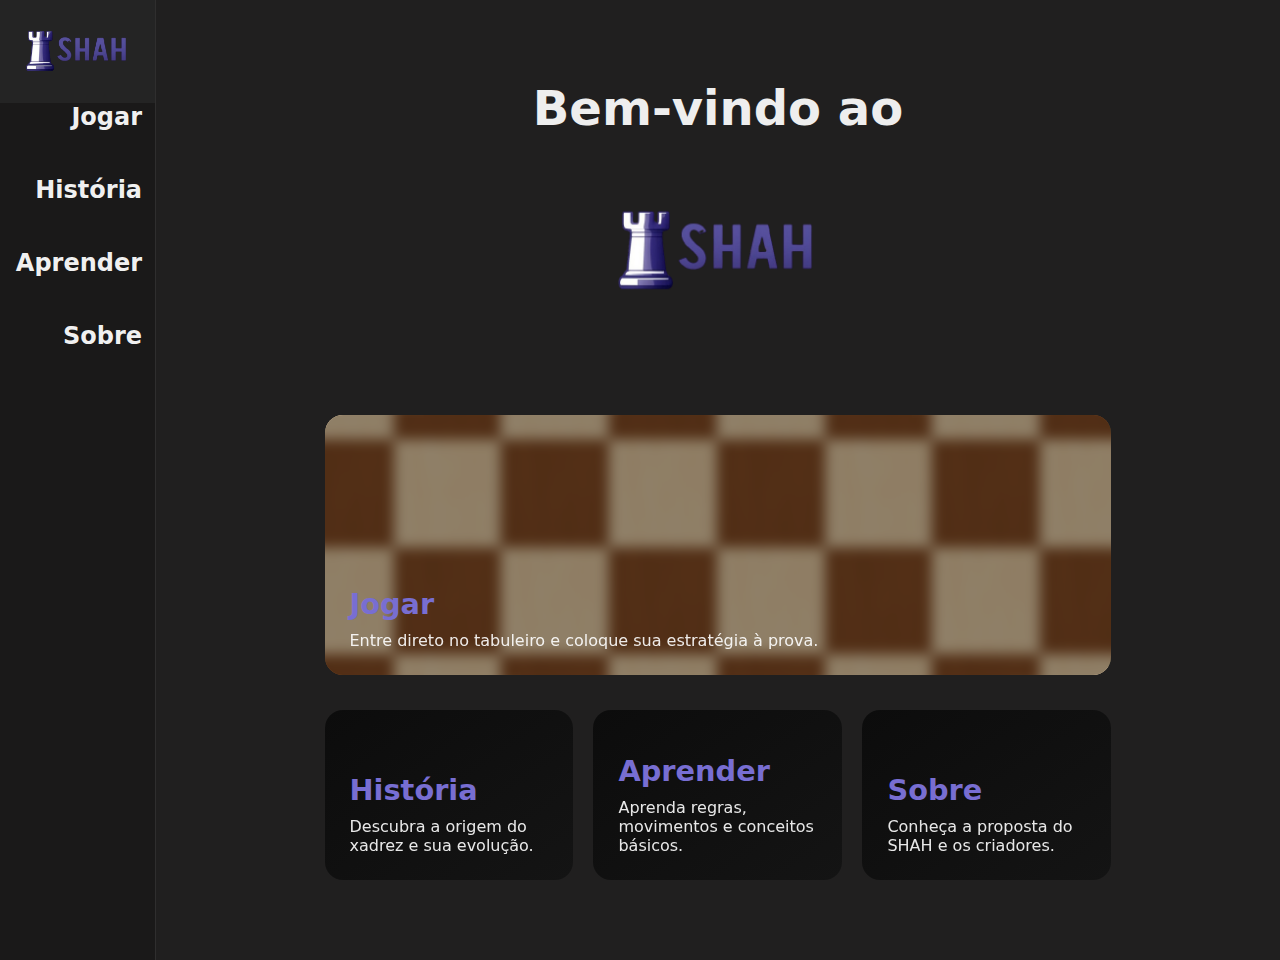
<file: index.html>
<!doctype html>
<html lang="pt-PT">
<head>
  <meta charset="utf-8" />
  <meta name="viewport" content="width=device-width, initial-scale=1" />
  <meta name="view-transition" content="same-origin">
  <title>shah.io | Home</title>

  <link rel="stylesheet" href="css/index.css">
  <link rel="stylesheet" href="css/common.css"> 
</head>
<body>
  <main class="container">

  <nav class="navigator">
    <li>
      <a class="logo" href="index.html">
        <img src="img/logo.png" alt="shah.io">
      </a>
    </li>

    <li class="abas"><a href="board.html"><h4>Jogar</h4></a></li>
    <li class="abas"><a href="historia.html"><h4>História</h4></a></li>
    <li class="abas"><a href="aprender.html"><h4>Aprender</h4></a></li>
    <li class="abas"><a href="sobre.html"><h4>Sobre</h4></a></li>
  </nav>


  <div class="home-main">

    <section class="home-hero">
      <div class="hero-content">
        <h1 class="hero-title">
         Bem-vindo ao 
        </h1>
        <img src="img/logo.png" alt="SHAH" class="hero-logo">
      
      </div>
    </section>

    <section class="home-layout">

      <a href="board.html" class="home-card jogar card-main">
        <div class="card-overlay">
          <h2>Jogar</h2>
          <p>Entre direto no tabuleiro e coloque sua estratégia à prova.</p>
        </div>
      </a>

      <div class="card-row">
        <a href="historia.html" class="home-card card-small">
          <h2>História</h2>
          <p>Descubra a origem do xadrez e sua evolução.</p>
        </a>

        <a href="aprender.html" class="home-card card-small">
          <h2>Aprender</h2>
          <p>Aprenda regras, movimentos e conceitos básicos.</p>
        </a>

        <a href="sobre.html" class="home-card card-small">
          <h2>Sobre</h2>
          <p>Conheça a proposta do SHAH e os criadores.</p>
        </a>
      </div>

    </section>

  </div>
</main>
</body>
</html>
</file>
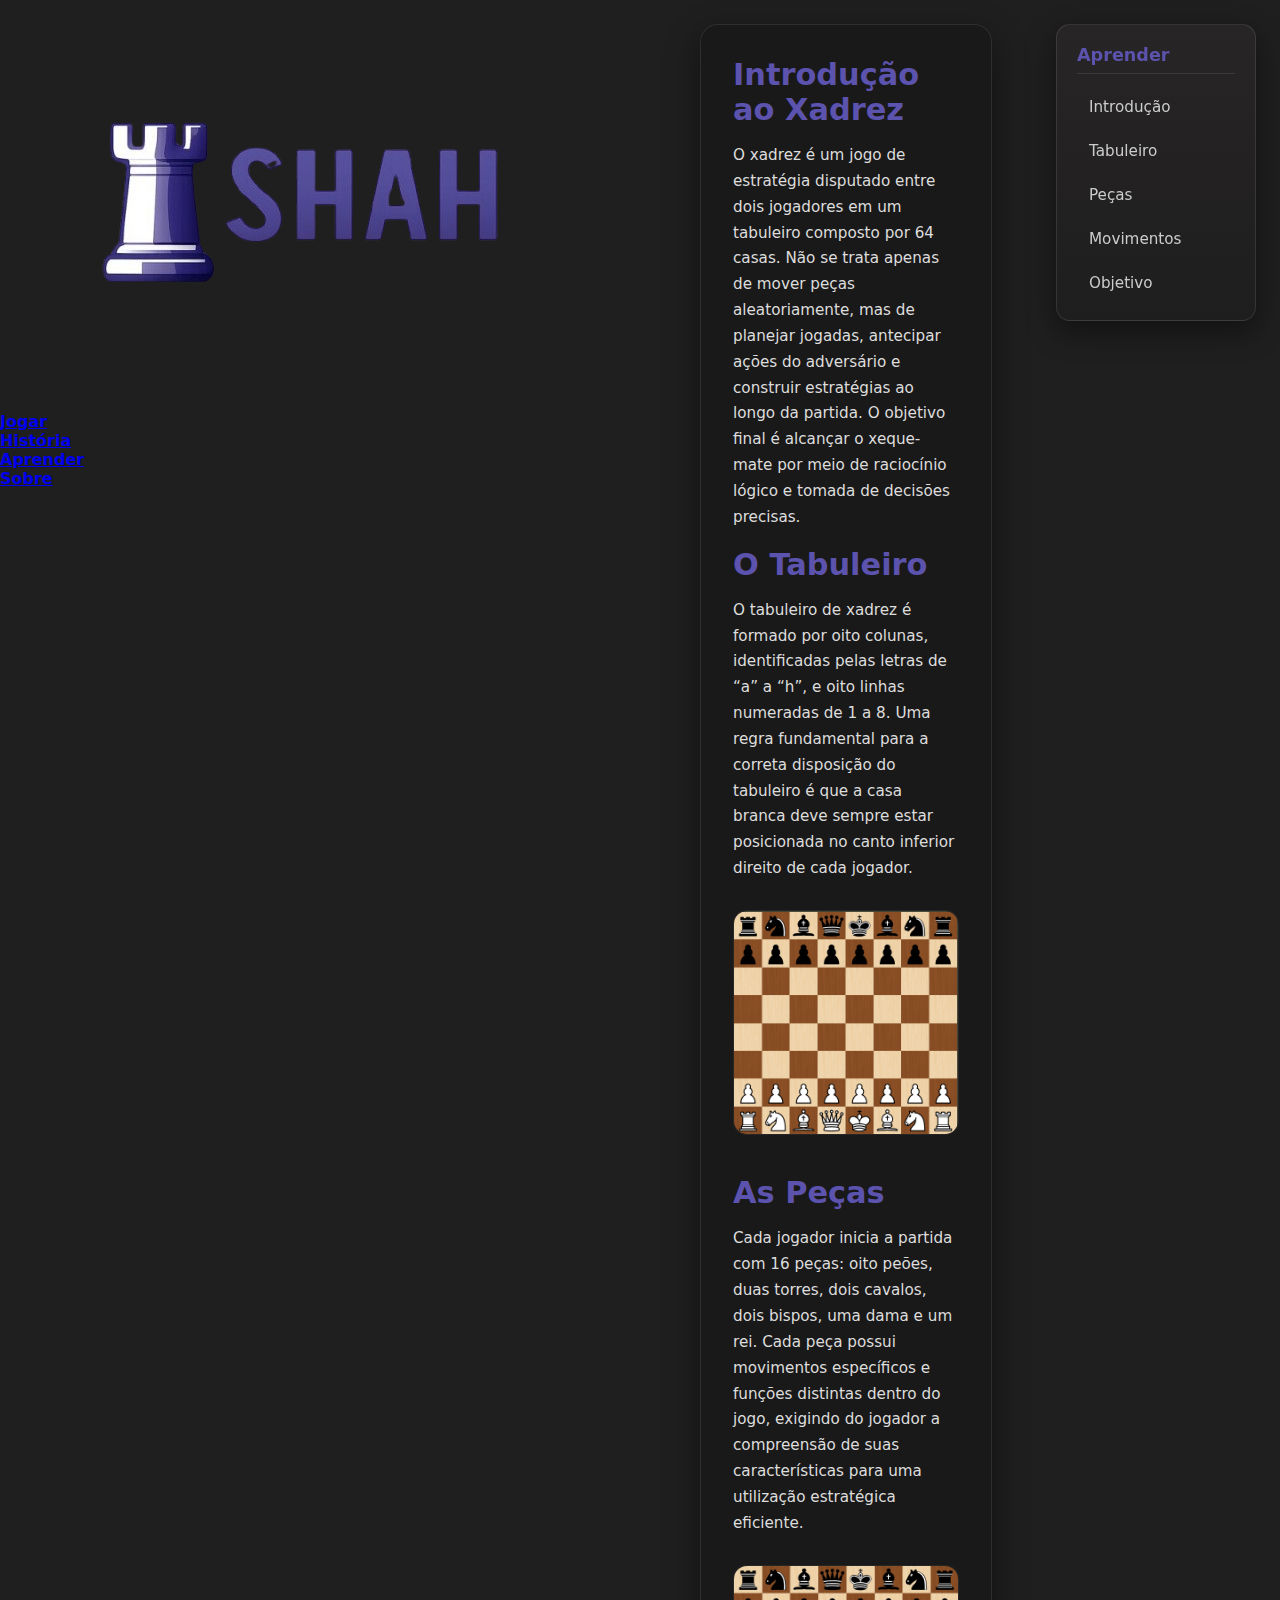
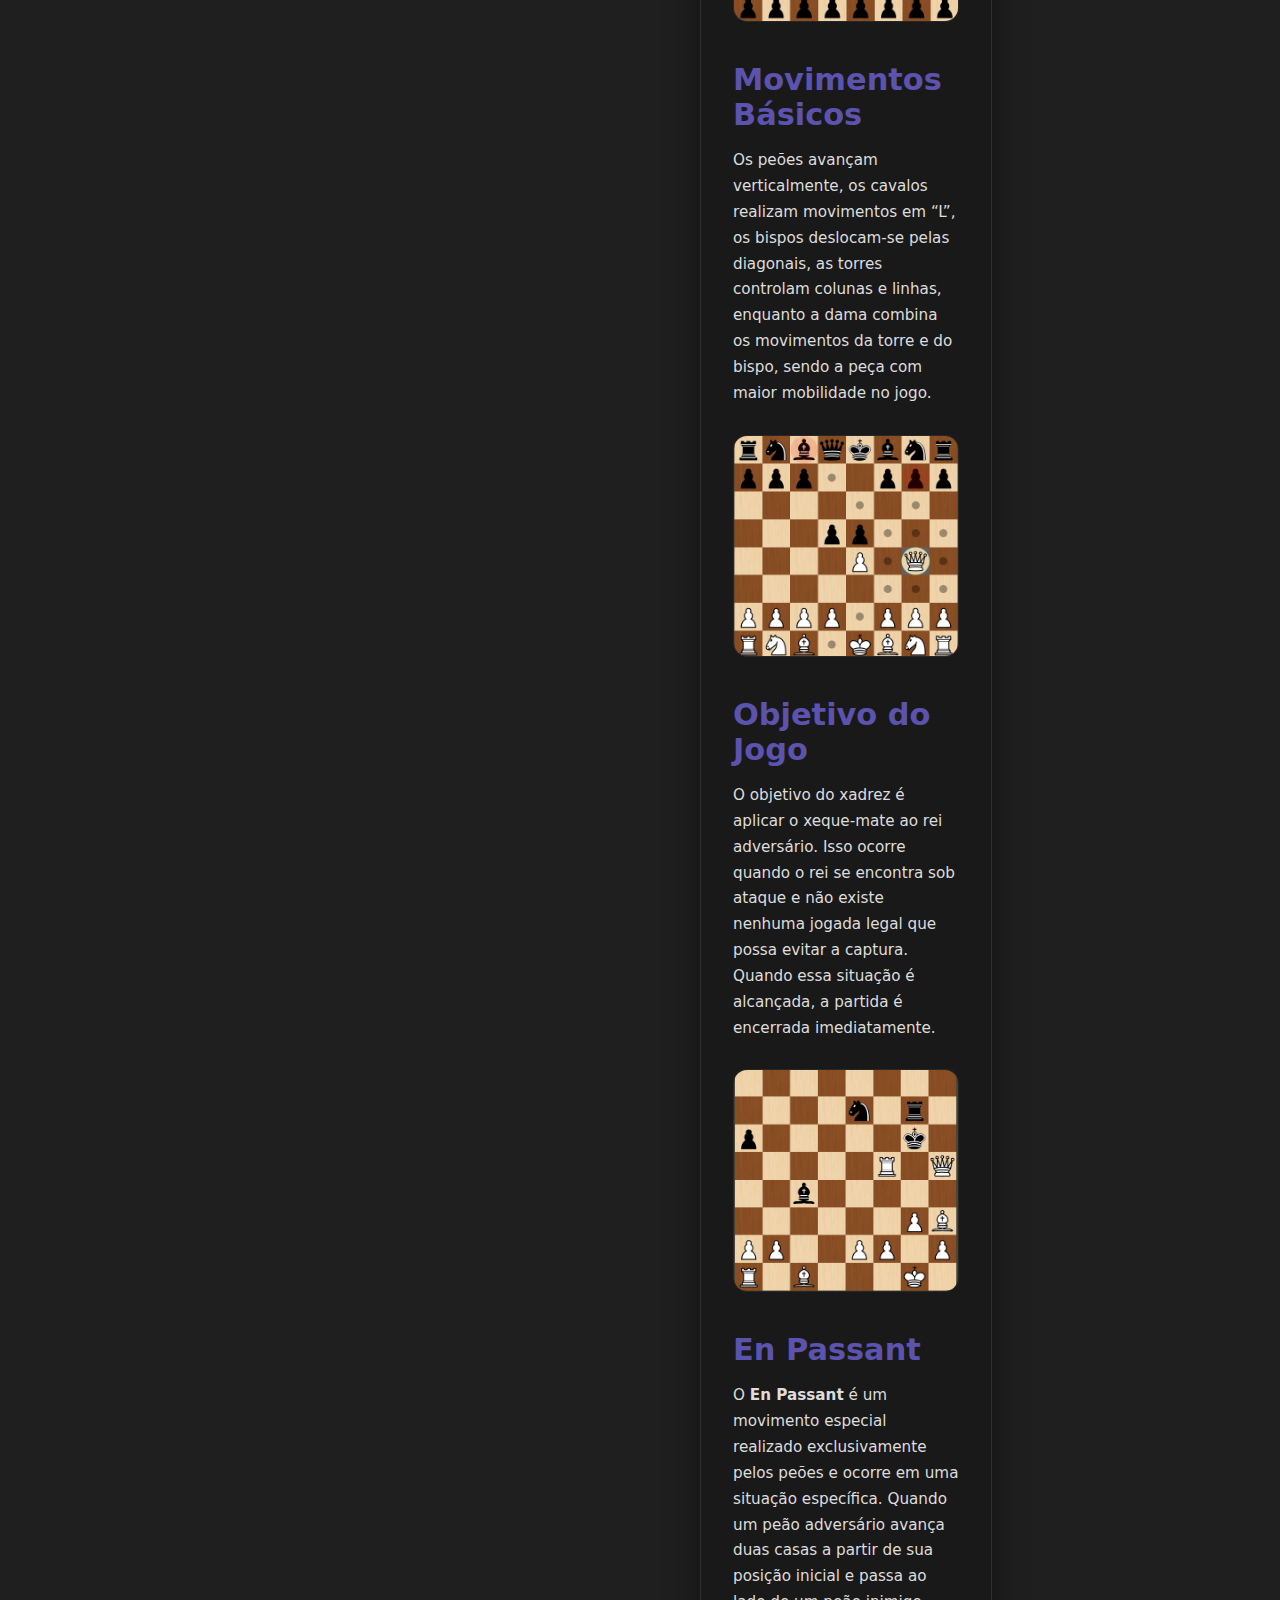
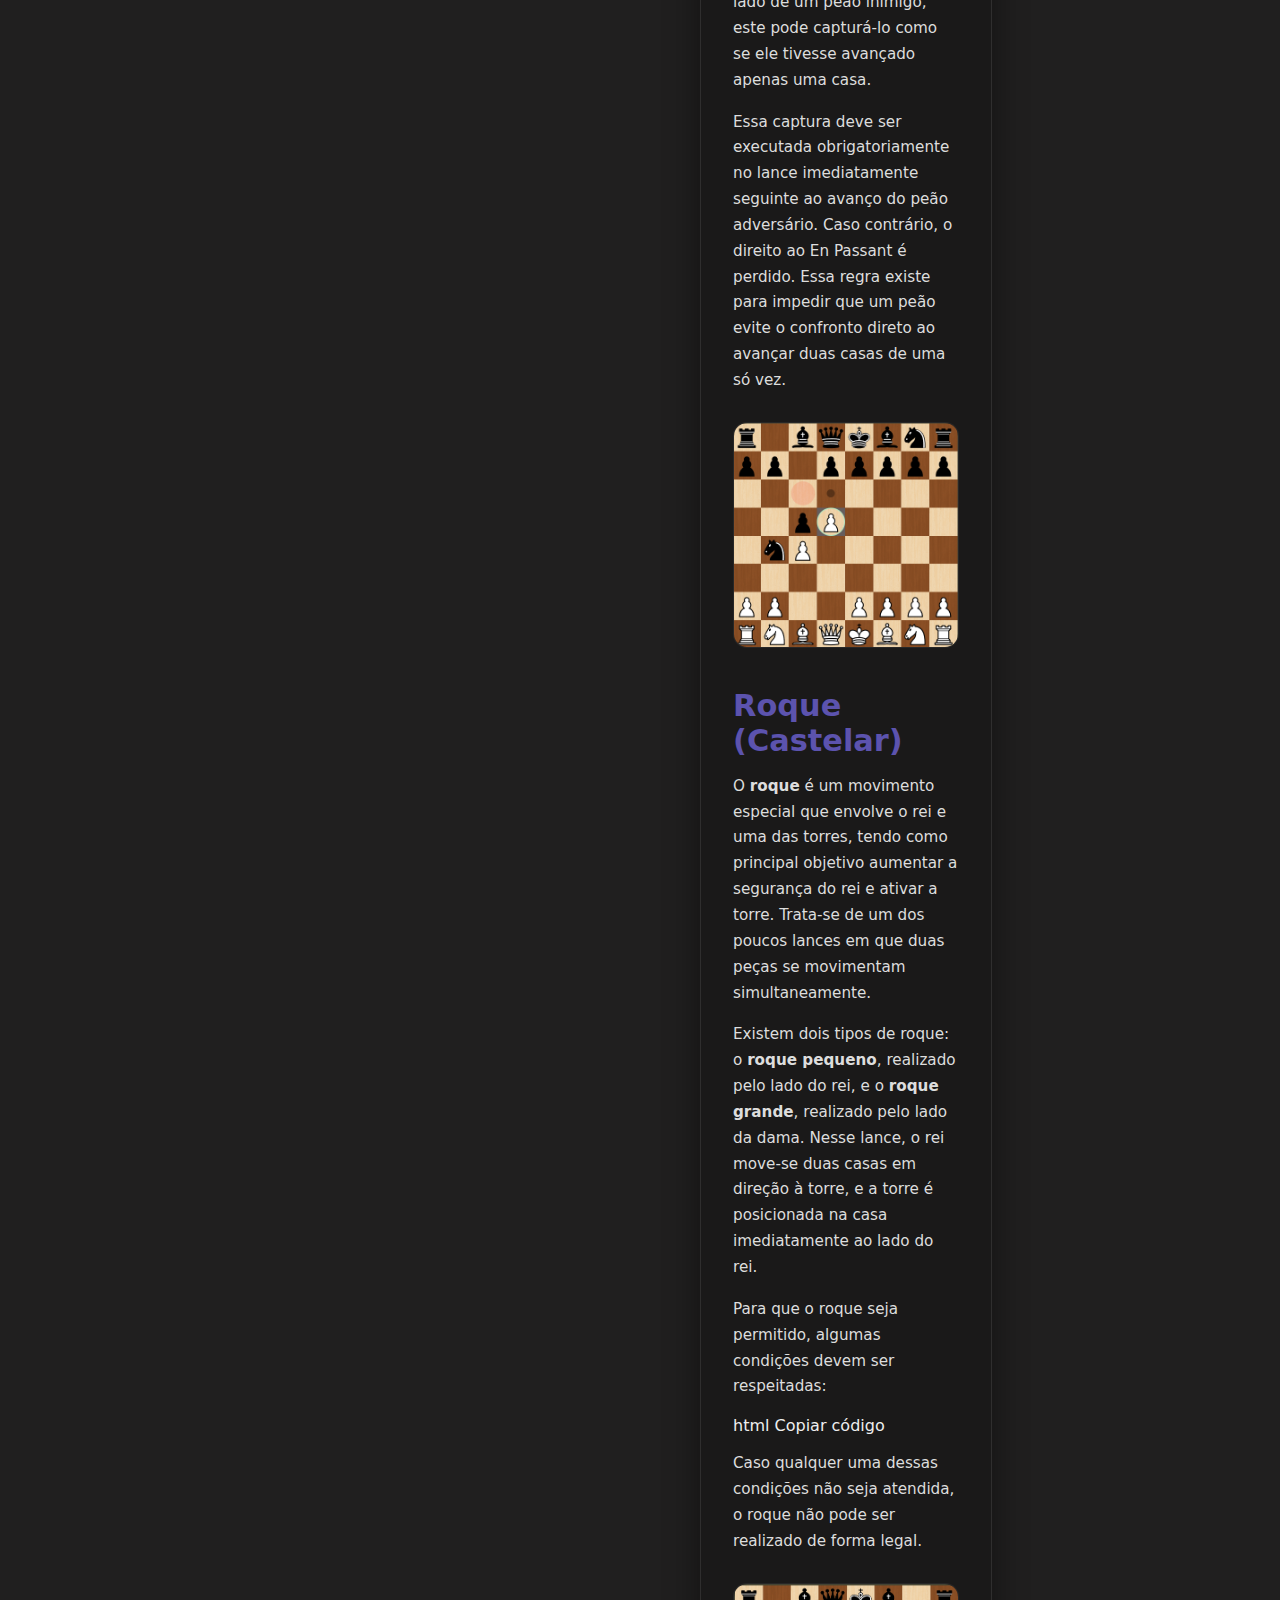
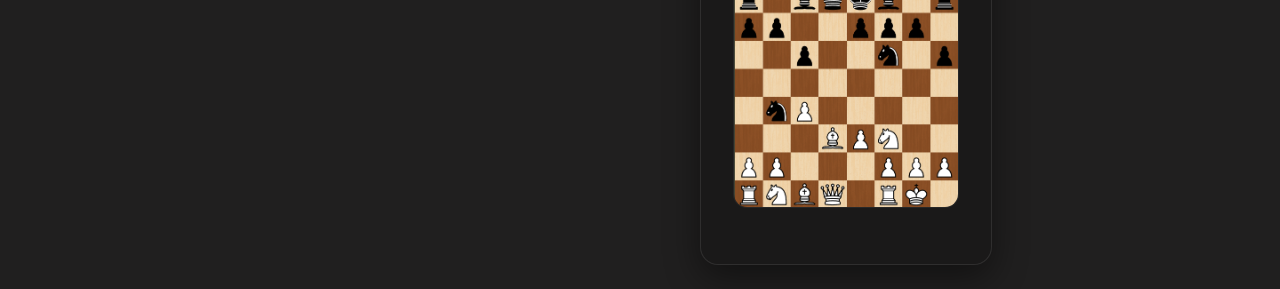
<file: aprender.html>
<!doctype html>
<html lang="pt-PT">
<head>
  <meta charset="utf-8" />
  <meta name="viewport" content="width=device-width, initial-scale=1" />
  <title>shah.io | Aprender Xadrez</title>
  <link rel="stylesheet" href="css/historia.css">
</head>
<body>
  <main class="container">

    <!-- MENU -->
    <nav class="navigator">
      <ul>
        <li class="logo">
          <a href="index.html">
            <img src="img/logo.png" alt="shah.io">
          </a>
        </li>

        <li class="abas"><a href="board.html"><h4>Jogar</h4></a></li>
        <li class="abas"><a href="historia.html"><h4>História</h4></a></li>
        <li class="abas"><a href="aprender.html"><h4>Aprender</h4></a></li>
        <li class="abas"><a href="sobre.html"><h4>Sobre</h4></a></li>
      </ul>
    </nav>

    <!-- CONTEÚDO -->
    <section class="game-area">

      <!-- TEXTO -->
      <div class="history-box">

        <h1 id="intro">Introdução ao Xadrez</h1>
        <p>
  O xadrez é um jogo de estratégia disputado entre dois jogadores em um tabuleiro
  composto por 64 casas. Não se trata apenas de mover peças aleatoriamente, mas de
  planejar jogadas, antecipar ações do adversário e construir estratégias ao longo
  da partida. O objetivo final é alcançar o xeque-mate por meio de raciocínio lógico
  e tomada de decisões precisas.
</p>




        <h1 id="tabuleiro">O Tabuleiro</h1>
       <p>
  O tabuleiro de xadrez é formado por oito colunas, identificadas pelas letras de
  “a” a “h”, e oito linhas numeradas de 1 a 8. Uma regra fundamental para a correta
  disposição do tabuleiro é que a casa branca deve sempre estar posicionada no canto
  inferior direito de cada jogador.
</p>


        <img src="img/tabuleiro xadres.png" alt="Coordenadas do tabuleiro" class="content-img">

        <h1 id="pecas">As Peças</h1>
        <p>
  Cada jogador inicia a partida com 16 peças: oito peões, duas torres, dois cavalos,
  dois bispos, uma dama e um rei. Cada peça possui movimentos específicos e funções
  distintas dentro do jogo, exigindo do jogador a compreensão de suas características
  para uma utilização estratégica eficiente.
</p>


        <img src="img/peças.png" alt="Peças de xadrez" class="content-img">

        <h1 id="movimentos">Movimentos Básicos</h1>
        <p>
  Os peões avançam verticalmente, os cavalos realizam movimentos em “L”, os bispos
  deslocam-se pelas diagonais, as torres controlam colunas e linhas, enquanto a dama
  combina os movimentos da torre e do bispo, sendo a peça com maior mobilidade no jogo.
</p>


        <img src="img/movimento.png" alt="Movimentos das peças" class="content-img">

        <h1 id="objetivo">Objetivo do Jogo</h1>
        <p>
  O objetivo do xadrez é aplicar o xeque-mate ao rei adversário. Isso ocorre quando o
  rei se encontra sob ataque e não existe nenhuma jogada legal que possa evitar a
  captura. Quando essa situação é alcançada, a partida é encerrada imediatamente.
</p>


        <img src="img/xeque mate.png" alt="Exemplo de checkmate" class="content-img">


        <h1 id="en-passant">En Passant</h1>
<p>
  O <strong>En Passant</strong> é um movimento especial realizado exclusivamente pelos
  peões e ocorre em uma situação específica. Quando um peão adversário avança duas
  casas a partir de sua posição inicial e passa ao lado de um peão inimigo, este pode
  capturá-lo como se ele tivesse avançado apenas uma casa.
</p>

<p>
  Essa captura deve ser executada obrigatoriamente no lance imediatamente seguinte
  ao avanço do peão adversário. Caso contrário, o direito ao En Passant é perdido.
  Essa regra existe para impedir que um peão evite o confronto direto ao avançar duas
  casas de uma só vez.
</p>


<img src="img/n passant.png" alt="Exemplo de En Passant" class="content-img">

<h1 id="roque">Roque (Castelar)</h1>
<p>
  O <strong>roque</strong> é um movimento especial que envolve o rei e uma das torres,
  tendo como principal objetivo aumentar a segurança do rei e ativar a torre.
  Trata-se de um dos poucos lances em que duas peças se movimentam simultaneamente.
</p>

<p>
  Existem dois tipos de roque: o <strong>roque pequeno</strong>, realizado pelo lado
  do rei, e o <strong>roque grande</strong>, realizado pelo lado da dama. Nesse lance,
  o rei move-se duas casas em direção à torre, e a torre é posicionada na casa
  imediatamente ao lado do rei.
</p>

<p>
  Para que o roque seja permitido, algumas condições devem ser respeitadas:
</p>
html
Copiar código
<p>
  Caso qualquer uma dessas condições não seja atendida, o roque não pode ser
  realizado de forma legal.
</p>

<img src="img/castelar.png" alt="Exemplo de roque no xadrez" class="content-img">

      </div>

      <!-- ÍNDICE -->
      <aside class="index-box">
        <h3>Aprender</h3>
        <ul>
          <li><a href="#intro">Introdução</a></li>
          <li><a href="#tabuleiro">Tabuleiro</a></li>
          <li><a href="#pecas">Peças</a></li>
          <li><a href="#movimentos">Movimentos</a></li>
          <li><a href="#objetivo">Objetivo</a></li>
        </ul>
      </aside>

    </section>
  </main>
</body>
</html>
</file>
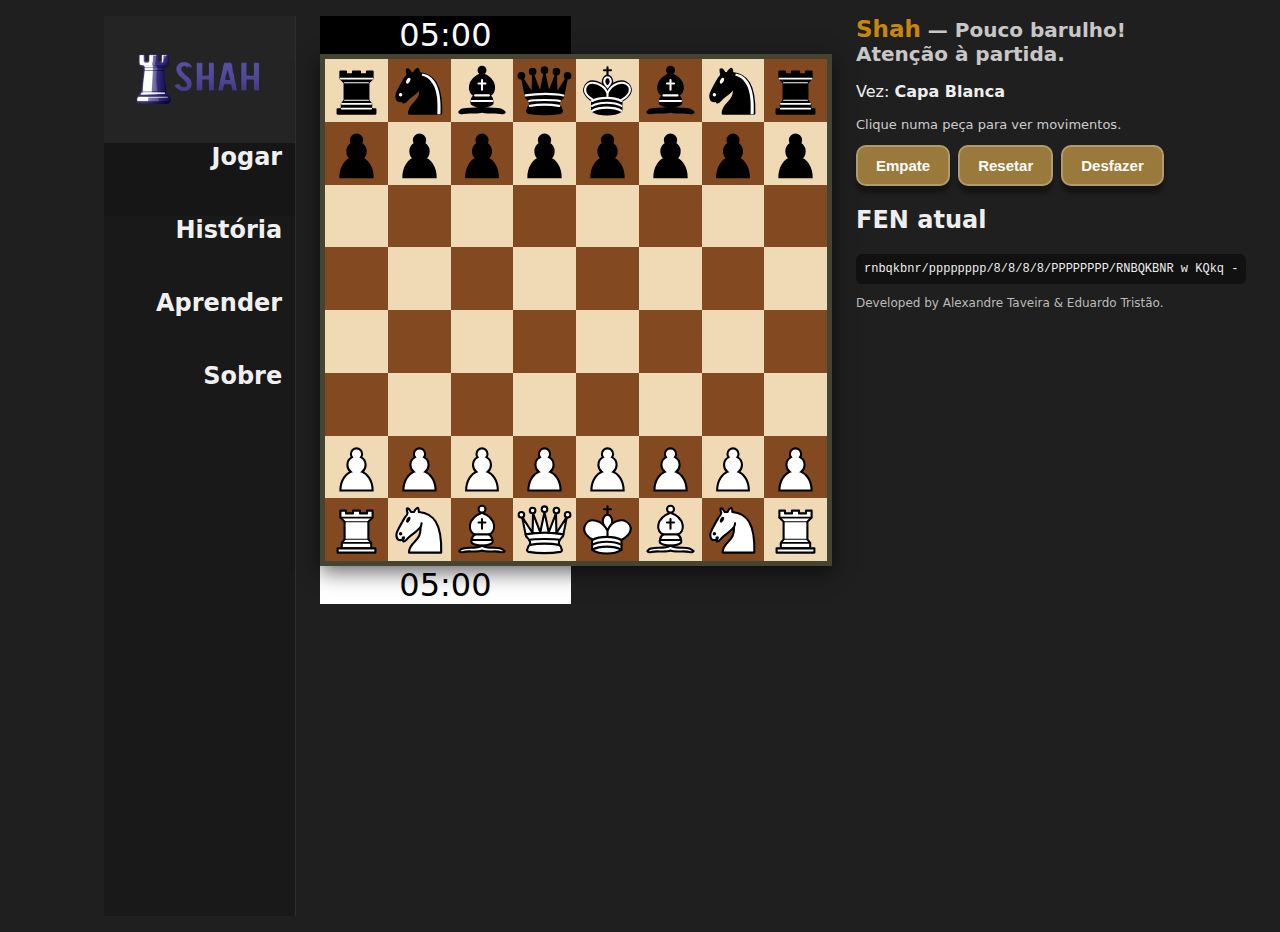
<file: board.html>
<!doctype html>
<html lang="pt-PT">
<head>
  <meta charset="utf-8" />
  <meta name="viewport" content="width=device-width, initial-scale=1" />
  <meta name="color-scheme" content="only light">
  <meta name="description" content="Shah - Jogo de xadrez online 2D rápido e minimalista.
   Desafie amigos, acompanhe o histórico de jogadas e melhore a sua estratégia
    num tabuleiro fluido.">
  <title>shah.io | Gameplay</title>

  <link rel="stylesheet" href="css/board.css">
  <link rel="stylesheet" href="css/common.css"> 
</head>
<body>
  <main class="container">
     <nav class="navigator">
  <ul>
    <li>
      <a class="logo" href="index.html">
        <img src="img/logo.png" alt="shah.io">
      </a>
    </li>

    <li class="abas" id="nav_highlight">
      <a href="#">
        <h4>Jogar</h4>
      </a>
    </li>

    <li class="abas">
      <a href="historia.html">
        <h4>História</h4>
      </a>
    </li>

    <li class="abas">
      <a href="aprender.html">
        <h4>Aprender</h4>
      </a>
    </li>

    <li class="abas"> 
      <a href="sobre.html">
        <h4>Sobre</h4>
      </a>
    </li>
  </ul>
</nav>

    <section class="game-area">
        <div class="board-wrapper">
            <div id="clock-b" class="clock clock-black">05:00</div>

            <div id="board" class="board"></div>

            <div id="clock-w" class="clock clock-white">05:00</div>
        </div>
    </section>


    <aside class="info">
      <h1 id="shah"><shah>Shah</shah> — Pouco barulho! Atenção à partida.  </h1>

      <p>Vez: <strong id="turn">Capa Blanca</strong></p>
      <p id="status">Clique numa peça para ver movimentos.</p>

 
      <div class="controls">
        <button id="draw" type="button">Empate</button>
        <button id="back-menu" type="button">Página inicial</button>

          <button id="reset" type="button">Resetar</button>
          <button id="undo" type="button">Desfazer</button>
      </div>

      <div class="fen-wrapper">
        <h2>FEN atual</h2>
        <pre id="fen" class="fen"></pre>
      </div>

      <p class="note">
        Developed by Alexandre Taveira & Eduardo Tristão.
      </p>
    </aside>
  </main>

  <script src="js/board.js"></script>
  <script src="js/bot.js"></script>
</body>
</html>
</file>
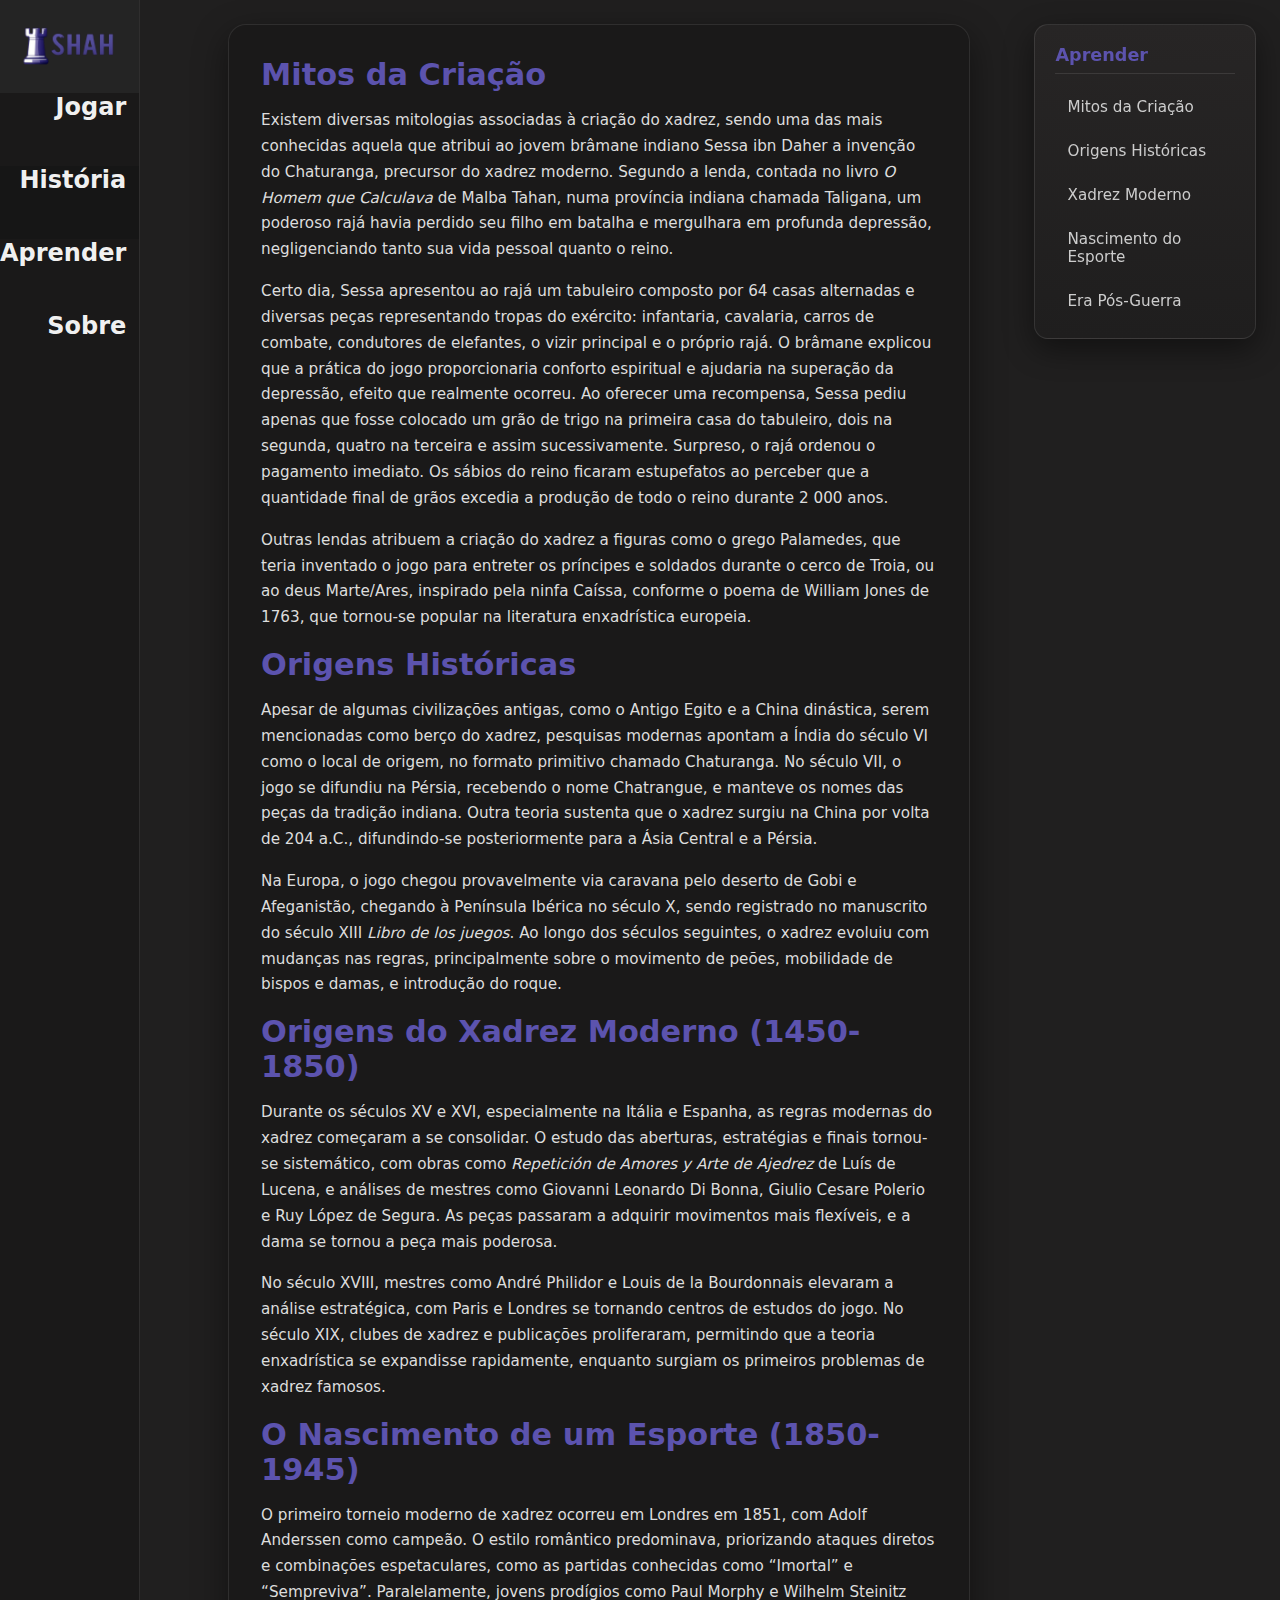
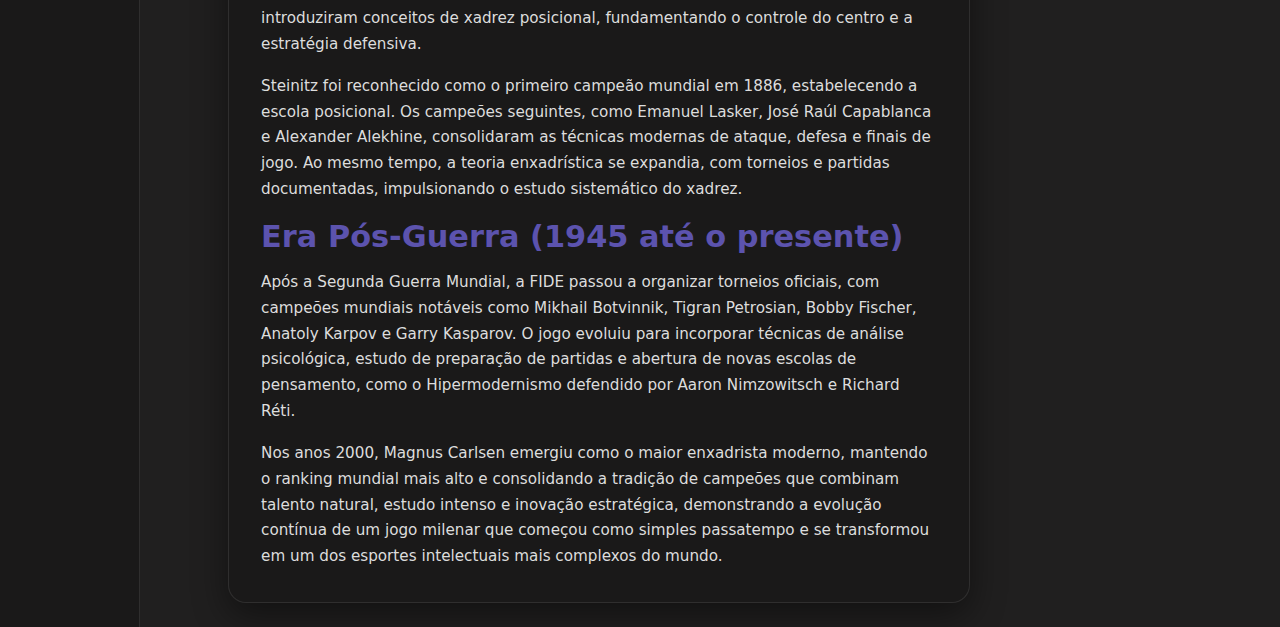
<file: historia.html>
<!doctype html>
<html lang="pt-PT">
<head>
  <meta charset="utf-8" />
  <meta name="viewport" content="width=device-width, initial-scale=1" />
  <title>shah.io | História do Xadrez</title>
  
  <link rel="stylesheet" href="css/historia.css">
  <link rel="stylesheet" href="css/common.css"> 
</head>
<body>
  <main class="container">

    <nav class="navigator">
      <ul>
        <li>
          <a class="logo" href="index.html">
            <img src="img/logo.png" alt="shah.io">
          </a>
        </li>

        <li class="abas">
          <a href="board.html">
            <h4>Jogar</h4>
          </a>
        </li>

        <li class="abas" id="nav_highlight">
          <a href="historia.html">
            <h4>História</h4>
          </a>
        </li>

        <li class="abas">
          <a href="aprender.html">
            <h4>Aprender</h4>
          </a>
        </li>

        <li class="abas">
          <a href="sobre.html">
            <h4>Sobre</h4>
          </a>
        </li>
      </ul>
    </nav>

      
  </section>
    
    <section class="game-area">
      <div class="history-box">
       <h1 id="mitos">Mitos da Criação</h1>

        <p>Existem diversas mitologias associadas à criação do xadrez, sendo uma das mais conhecidas aquela que atribui ao jovem brâmane indiano Sessa ibn Daher a invenção do Chaturanga, precursor do xadrez moderno. Segundo a lenda, contada no livro <em>O Homem que Calculava</em> de Malba Tahan, numa província indiana chamada Taligana, um poderoso rajá havia perdido seu filho em batalha e mergulhara em profunda depressão, negligenciando tanto sua vida pessoal quanto o reino.</p>
        <p>Certo dia, Sessa apresentou ao rajá um tabuleiro composto por 64 casas alternadas e diversas peças representando tropas do exército: infantaria, cavalaria, carros de combate, condutores de elefantes, o vizir principal e o próprio rajá. O brâmane explicou que a prática do jogo proporcionaria conforto espiritual e ajudaria na superação da depressão, efeito que realmente ocorreu. Ao oferecer uma recompensa, Sessa pediu apenas que fosse colocado um grão de trigo na primeira casa do tabuleiro, dois na segunda, quatro na terceira e assim sucessivamente. Surpreso, o rajá ordenou o pagamento imediato. Os sábios do reino ficaram estupefatos ao perceber que a quantidade final de grãos excedia a produção de todo o reino durante 2 000 anos.</p>
        <p>Outras lendas atribuem a criação do xadrez a figuras como o grego Palamedes, que teria inventado o jogo para entreter os príncipes e soldados durante o cerco de Troia, ou ao deus Marte/Ares, inspirado pela ninfa Caíssa, conforme o poema de William Jones de 1763, que tornou-se popular na literatura enxadrística europeia.</p>

        <h1 id="origens">Origens Históricas</h1>

        <p>Apesar de algumas civilizações antigas, como o Antigo Egito e a China dinástica, serem mencionadas como berço do xadrez, pesquisas modernas apontam a Índia do século VI como o local de origem, no formato primitivo chamado Chaturanga. No século VII, o jogo se difundiu na Pérsia, recebendo o nome Chatrangue, e manteve os nomes das peças da tradição indiana. Outra teoria sustenta que o xadrez surgiu na China por volta de 204 a.C., difundindo-se posteriormente para a Ásia Central e a Pérsia.</p>
        <p>Na Europa, o jogo chegou provavelmente via caravana pelo deserto de Gobi e Afeganistão, chegando à Península Ibérica no século X, sendo registrado no manuscrito do século XIII <em>Libro de los juegos</em>. Ao longo dos séculos seguintes, o xadrez evoluiu com mudanças nas regras, principalmente sobre o movimento de peões, mobilidade de bispos e damas, e introdução do roque.</p>

        <h1 id="xadrez-moderno">Origens do Xadrez Moderno (1450-1850)</h1>

        <p>Durante os séculos XV e XVI, especialmente na Itália e Espanha, as regras modernas do xadrez começaram a se consolidar. O estudo das aberturas, estratégias e finais tornou-se sistemático, com obras como <em>Repetición de Amores y Arte de Ajedrez</em> de Luís de Lucena, e análises de mestres como Giovanni Leonardo Di Bonna, Giulio Cesare Polerio e Ruy López de Segura. As peças passaram a adquirir movimentos mais flexíveis, e a dama se tornou a peça mais poderosa.</p>
        <p>No século XVIII, mestres como André Philidor e Louis de la Bourdonnais elevaram a análise estratégica, com Paris e Londres se tornando centros de estudos do jogo. No século XIX, clubes de xadrez e publicações proliferaram, permitindo que a teoria enxadrística se expandisse rapidamente, enquanto surgiam os primeiros problemas de xadrez famosos.</p>

        <h1 id="nascimento">O Nascimento de um Esporte (1850-1945)</h1>

        <p>O primeiro torneio moderno de xadrez ocorreu em Londres em 1851, com Adolf Anderssen como campeão. O estilo romântico predominava, priorizando ataques diretos e combinações espetaculares, como as partidas conhecidas como “Imortal” e “Sempreviva”. Paralelamente, jovens prodígios como Paul Morphy e Wilhelm Steinitz introduziram conceitos de xadrez posicional, fundamentando o controle do centro e a estratégia defensiva.</p>
        <p>Steinitz foi reconhecido como o primeiro campeão mundial em 1886, estabelecendo a escola posicional. Os campeões seguintes, como Emanuel Lasker, José Raúl Capablanca e Alexander Alekhine, consolidaram as técnicas modernas de ataque, defesa e finais de jogo. Ao mesmo tempo, a teoria enxadrística se expandia, com torneios e partidas documentadas, impulsionando o estudo sistemático do xadrez.</p>

        <h1 id="pos-guerra">Era Pós-Guerra (1945 até o presente)</h1>

        <p>Após a Segunda Guerra Mundial, a FIDE passou a organizar torneios oficiais, com campeões mundiais notáveis como Mikhail Botvinnik, Tigran Petrosian, Bobby Fischer, Anatoly Karpov e Garry Kasparov. O jogo evoluiu para incorporar técnicas de análise psicológica, estudo de preparação de partidas e abertura de novas escolas de pensamento, como o Hipermodernismo defendido por Aaron Nimzowitsch e Richard Réti.</p>
        <p>Nos anos 2000, Magnus Carlsen emergiu como o maior enxadrista moderno, mantendo o ranking mundial mais alto e consolidando a tradição de campeões que combinam talento natural, estudo intenso e inovação estratégica, demonstrando a evolução contínua de um jogo milenar que começou como simples passatempo e se transformou em um dos esportes intelectuais mais complexos do mundo.</p>
      </div>
      
    
    <aside class="index-box">
  
        <h3>Aprender</h3>
        <ul>
      <li><a href="#mitos">Mitos da Criação</a></li>
      <li><a href="#origens">Origens Históricas</a></li>
      <li><a href="#xadrez-moderno">Xadrez Moderno</a></li>
      <li><a href="#nascimento">Nascimento do Esporte</a></li>
      <li><a href="#pos-guerra">Era Pós-Guerra</a></li>
        </ul>
      </aside>

      </section>

  </main>
  
</body>
</html>
</file>
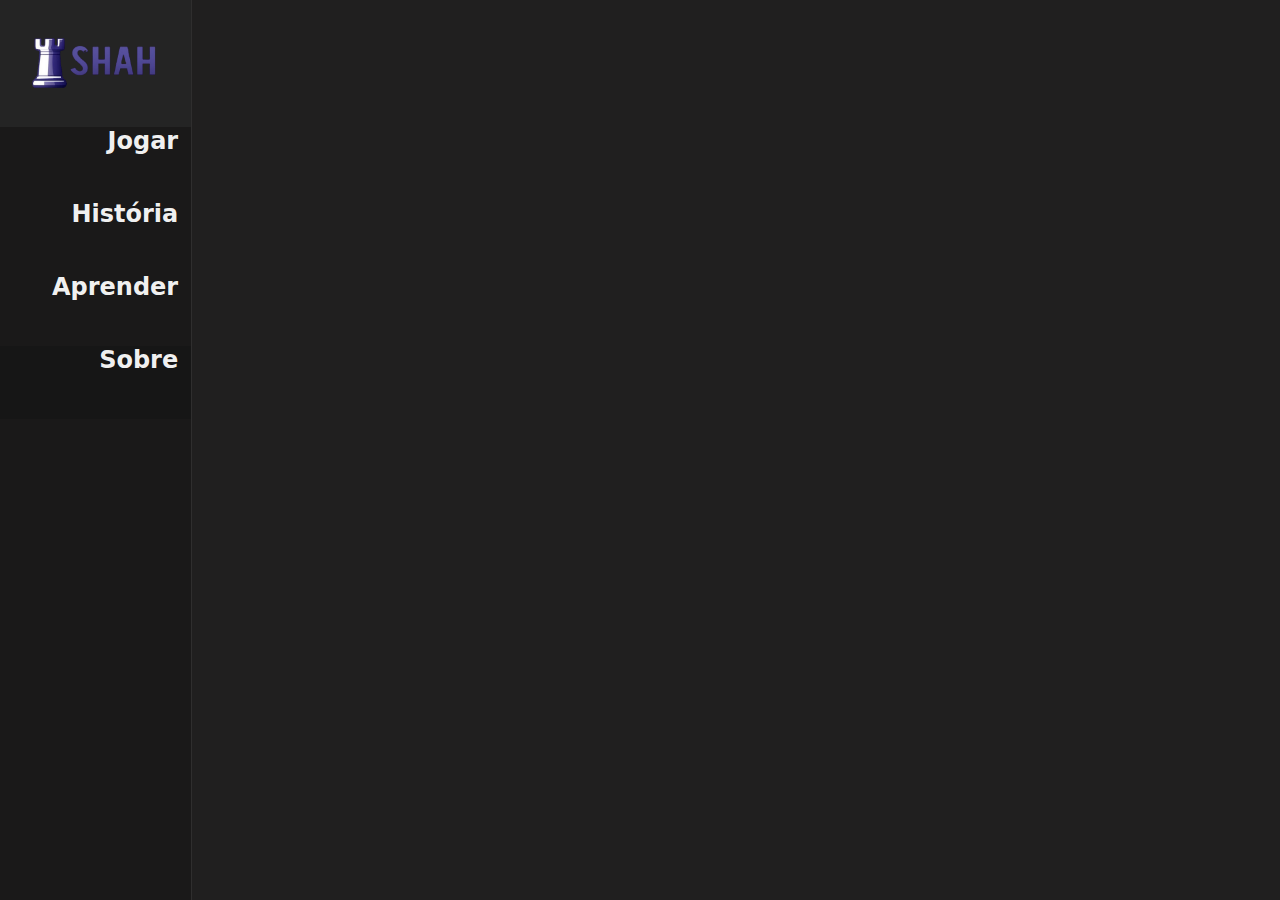
<file: sobre.html>
<!doctype html>
<html lang="pt-PT">
<head>
  <meta charset="utf-8" />
  <meta name="viewport" content="width=device-width, initial-scale=1" />
  <title>shah.io | Home</title>

  <link rel="stylesheet" href="css/index.css">
  <link rel="stylesheet" href="css/common.css"> 
</head>
<body>
  <main class="container">


   <nav class="navigator">
  <li>
    <a class="logo" href="index.html">
      <img src="img/logo.png" alt="shah.io">
    </a>
  </li>

  <li class="abas">
    <a href="board.html">
      <h4>Jogar</h4>
    </a>
  </li>

  <li class="abas">
    <a href="historia.html">
      <h4>História</h4>
    </a>
  </li>

  <li class="abas">
    <a href="aprender.html">
      <h4>Aprender</h4>
    </a>
  </li>

  <li class="abas" id="nav_highlight">
    <a href="sobre.html">
      <h4>Sobre</h4>
    </a>
  </li>
</nav>

        <p class="note">
        </p>
      </aside>
    </section>

  </main>
</body>
</html>
</file>
<file: css/index.css>
:root {
  --bg: #201f1f;
  --panel: #1a1919;
  --text: #eee;
  --accent: #5c53ae;
  --btn: #a3813e;
}

*,
*::before,
*::after {
  box-sizing: border-box;
  margin: 0;
  padding: 0;
}

body {
  font-family: system-ui, -apple-system, BlinkMacSystemFont, "Segoe UI",
    Roboto, Helvetica, Arial, sans-serif;
  min-height: 100vh;
  background: var(--bg);
  color: var(--text);
}
.container {
  display: flex;
  min-height: 100vh;
}



.home-hero {
  width: 100%;
  padding: 80px 20px 60px;
  display: flex;
  justify-content: center;
  text-align: center;
}

.hero-content {
  max-width: 700px;
}

.hero-content h1 {
  font-size: 3rem;
  margin-bottom: 15px;
}

.hero-content p {
  font-size: 1.2rem;
  opacity: 0.9;
  margin-bottom: 25px;
}

.play-button {
  display: inline-block;
  padding: 14px 36px;
  background: #fff;
  color: #000;
  border-radius: 10px;
  font-weight: 600;
  text-decoration: none;
  transition: transform 0.2s ease;
}

.play-button:hover {
  transform: scale(1.05);
}



.home-layout {
  display: flex;
  flex-direction: column;
  align-items: center;
  gap: 35px;
  padding-bottom: 80px;
}



.home-card {
  position: relative;
  background: linear-gradient(145deg, #0c0c0c, #141414);
  border-radius: 18px;
  padding: 25px;
  color: #fff;
  text-decoration: none;
  display: flex;
  flex-direction: column;
  justify-content: flex-end;
  transition: transform 0.25s ease, box-shadow 0.25s ease;
}

.home-card:hover {
  transform: translateY(-6px);
  box-shadow: 0 15px 40px rgba(0,0,0,0.6);
}

.home-card h2 {
  font-size: 1.8rem;
  margin-bottom: 10px;
}

.home-card p {
  font-size: 1rem;
  opacity: 0.9;
}


.card-main {
  width: 70%;
  height: 260px;
}

.home-card.jogar {
  background-image: url("../img/tabuleiro xadres.png");
  background-size: cover;
  background-position: center;
  overflow: hidden;
}

.home-card.jogar::before {
  content: "";
  position: absolute;
  inset: 0;
  background: inherit;
  filter: blur(6px) brightness(0.6);
  transform: scale(1.1);
  z-index: 0;
}

.card-overlay {
  position: relative;
  z-index: 1;
}


.card-row {
  width: 70%;
  display: grid;
  grid-template-columns: repeat(3, 1fr);
  gap: 20px;
}

.card-small {
  height: 170px;
}



@media (max-width: 900px) {
  .card-main,
  .card-row {
    width: 90%;
  }

  .card-row {
    grid-template-columns: 1fr;
  }

  .hero-content h1 {
    font-size: 2.2rem;
  }
}
.hero-title {
  display: flex;
  align-items: center;
  justify-content: center;
  gap: 14px;
  font-size: 3rem;
}

.hero-logo {
  height: 200px;
}
h2 {
  color: #786ed2;
}
</file>
<file: css/common.css>
.navigator {
  display: flex;
  flex-direction: column;
  background-color: #1a1919;
  width: clamp(150px, 15vw, 250px);
  height: auto;
  min-height: 100vh;
  border-right: 1px solid #ffffff18;

  ul {
    padding: 0;
    margin-block-start: 0;
  }

  li {
    list-style: none;
  }

  .logo {
    position: relative;
    top: 0;
    display: flex;
    width: 100%;
    height: 100%;
  }

  .logo img {
    max-width: 100%;
    background-color: rgba(69, 70, 69, 0.241);
  }

  .abas {
    text-align: right;

    a {
      text-decoration: none;
      color: rgba(255, 255, 255, 0.948);
      font-size: 1.5em;
    }

    h4 {
      padding-right: 1vw;
      padding-bottom: 5vh;
      margin: 0;
      transition: background-color 400ms ease;
    }
    
  }

  #nav_highlight {
    background-color: #161616;
  }

  .abas h4:hover {
    background-color: rgba(69, 70, 69, 0.113);
    transition: background-color 400ms ease;
  }
  
}
</file>
<file: css/historia.css>
:root {
  --bg: #201f1f;
  --panel: #1a1919;
  --text: #eee;
  --accent: #5c53ae;
  --border: #ffffff18;

  --gap: 5vw;
}

*,
*::before,
*::after {
  box-sizing: border-box;
  margin: 0;
  padding: 0;
}


html {
  scroll-behavior: smooth;
}

body {
  font-family: system-ui, -apple-system, BlinkMacSystemFont, "Segoe UI",
    Roboto, Helvetica, Arial, sans-serif;
  min-height: 100vh;
  background: var(--bg);
  color: var(--text);
}


.container {
  display: flex;
  min-height: 100vh;
  justify-content: space-between;
  gap: var(--gap)
}


.game-area {
  padding: 24px;
  display: flex;
  align-items: flex-start;
  gap: var(--gap)
}


.history-box {
  width: 80%;
  padding: 32px;
  background: var(--panel);
  border: 1px solid var(--border);
  border-radius: 18px;
  box-shadow: 0 12px 35px rgba(0, 0, 0, 0.45);

  display: flex;
  flex-direction: column;
  gap: 16px;
}

.history-box h1 {
  font-size: 1.9em;
  color: var(--accent);
}

.history-box p {
  font-size: 0.95em;
  line-height: 1.7;
  color: #ddd;
}


.index-box {
  position: sticky;
  top: 24px;
  min-width: 200px;
  padding: 20px;

  background: linear-gradient(180deg, #272525, #1f1e1e);
  border: 1px solid #ffffff1a;
  border-radius: 14px;
  box-shadow: 0 10px 30px rgba(0, 0, 0, 0.45);

  height: fit-content;
}

.index-box h3 {
  margin-bottom: 16px;
  padding-bottom: 8px;
  font-size: 1.1em;
  color: var(--accent);
  border-bottom: 1px solid #ffffff1a;
}

.index-box ul {
  list-style: none;
  display: flex;
  flex-direction: column;
  gap: 10px;
}

.index-box a {
  display: block;
  padding: 8px 12px;
  border-radius: 8px;
  font-size: 0.95em;
  text-decoration: none;
  color: #ccc;

  transition:
    background-color 0.2s ease,
    color 0.2s ease,
    transform 0.15s ease;
}

.index-box a:hover {
  background: rgba(92, 83, 174, 0.15);
  color: #fff;
  transform: translateX(4px);
}

.index-box a.active {
  background: rgba(92, 83, 174, 0.25);
  color: #fff;
}


.content-img {
  width: 100%;
  max-width: 480px;
  margin: 12px auto 24px;
  display: block;

  border-radius: 14px;
  border: 1px solid var(--border);
  background: #111;
  object-fit: cover;
}


@media (max-width: 900px) {
  .container {
    flex-direction: column;
    align-items: center;
    justify-content: center;
    gap: 20px;
    width: 100%;
  }

  .game-area {
    margin-left: 0;
    flex-direction: column;
    width: 90%;
  }

  .history-box {
    width: 90%;
    order: 2;
    padding: 24px;
  }

  .history-box h1 {
    font-size: 1.5em;
  }

  .index-box {
    width: 90%;
    order: 1;
    position: relative;
    top: 0;
  }
}
</file>
<file: css/board.css>
:root {
  --light: #F0D9B5;
  --dark: #8b4513ca;
  --sel: #fffa8b;

  --viewWH: min(90vmin, 512px);
}

* {
  box-sizing: border-box;
}

body {
  font-family: system-ui, -apple-system, BlinkMacSystemFont, "Segoe UI", Roboto, Helvetica, Arial, sans-serif;
  display: flex;
  min-height: 100vh;
  align-items: center;
  margin: 0;
  background: #201f1f;
  color: #eee;
  justify-content: space-around;
}

.container {
  display: flex;
  gap: 24px;
  align-items: flex-start;
  padding: 16px;
}

shah {
    color: rgba(231, 154, 11, 0.871);
    font-size: 1.15em;
}

#shah {
    color:#c8c7c7;
}

.navigator {
    background-color: rgb(82, 83, 81);
    width: 30vh;
    height: var(--viewWH);
}

.game-area {
  display: flex;
  justify-content: center;
  position: relative;
}

.board {
    transform: translateZ(0);
  position: relative;
  display: grid;
  grid-template-columns: repeat(8, 1fr);
grid-template-rows: repeat(8, 1fr);
  border: 5px solid #443;
  box-shadow: 0 6px 20px rgba(0, 0, 0, 0.6);
  background: #695f5ff6;
  height: var(--viewWH);
  width: var(--viewWH);
}

.piece-img {
    width: 100%;
    height: 100%;
    object-fit: contain;
    pointer-events: none;
    transition: transform 0.18s ease-out;
    transform-origin: center center;
}

#piece-layer {
  position: absolute;
  top: 0;
  left: 0;
  width: 100%;
  height: 100%;
  pointer-events: none;
}


.sq {
  position: relative;
  transform: translateZ(0);
 width: 100%;
    height: 100%;
  display: flex;
  align-items: center;
  justify-content: center;
  font-size: calc(var(--viewSQR) * 0.55);
  user-select: none;
  cursor: pointer;

  background-size: cover;
  background-repeat: repeat;
  background-blend-mode: multiply;
  background-image: url("https://www.transparenttextures.com/patterns/wood-pattern.png");
}

.sq.light {
  background-color: var(--light);
}

.sq.dark {
  background-color: var(--dark);
}

.sq.sel {
  border: 2px solid rgba(172, 229, 190, 0.9);
  border-radius: 50px;
}

.sq.move {
  position: relative;
}

.sq.move::after {
  content: "";
  position: absolute;
  width: 18px;
  height: 18px;
  background: rgba(0, 0, 0, 0.35); /* muda a cor se quiser */
  border-radius: 50%;
  top: 50%;
  left: 50%;
  transform: translate(-50%, -50%);
  pointer-events: none;
}

.sq.move-capture {
  position: relative;
}

.sq.move-capture::after {
  content: "";
  position: absolute;
  width: 56px;
  height: 56px;
  background: rgba(255, 0, 0, 0.130);
  border-radius: 50%;
  top: 50%;
  left: 50%;
  transform: translate(-50%, -50%) scale(0.95);
  pointer-events: none;

  animation: capturePulse 1s ease-in-out infinite;
}

.captured-anim {
  animation: pieceCaptureSpin 0.41s ease-out forwards;
  z-index: 5;
  position: relative;
}

#back-menu {
  display: none;
}


.info {
  min-width: 260px;
  max-width: 320px;
}

.info h1 {
  margin: 0 0 8px 0;
  font-size: 20px;
}

#status {
  font-size: 13px;
  color: #ccc;
}

.controls {
  margin-top: 12px;
  display: flex;
  gap: 8px;
}

button {
    background: #a3813eee; /* verde estilo chess.com */
    background-image: url("https://www.transparenttextures.com/patterns/wood-pattern.png");
    border: none;
    color: #fafcfa;
    padding: 10px 18px;
    border-radius: 10px;
    cursor: pointer;
    font-size: 15px;
    font-weight: 600;

    border: 2px solid rgba(233, 232, 232, 0.3);

    /* leve sombra */
    box-shadow: 0 7px 4px rgba(0, 0, 0, 0.351);

    /* suavidade */
    transition: background-color 0.15s ease, 
                transform 0.1s ease, 
                box-shadow 0.15s ease;
}

button:hover {
    background-color: #a3813ebb;  /* ligeiramente mais escuro */
    background-size: cover;
    background-repeat: repeat;
    background-blend-mode: multiply;
    background-image: url("https://www.transparenttextures.com/patterns/wood-pattern.png");
    transform: translateY(-2px);
    box-shadow: 0 4px 8px rgba(0,0,0,0.35);
}

button:active {
    transform: translateY(0px);
    box-shadow: 0 2px 4px rgba(0,0,0,0.25);
    background-color: #936d38b5;
}

.fen-wrapper {
  margin-top: 12px;
}

.fen {
  margin-top: 4px;
  font-family: monospace;
  background: #111;
  padding: 8px;
  border-radius: 6px;
  font-size: 12px;
  word-wrap: break-word;
  width: 390px;
}

.note {
  margin-top: 10px;
  font-size: 12px;
  color: #bbb;
}

@keyframes capturePulse {
  0% {
    transform: translate(-50%, -50%) scale(0.95);
  }
  50% {
    transform: translate(-50%, -50%) scale(1.1);
  }
  100% {
    transform: translate(-50%, -50%) scale(0.95);
  }
}

@keyframes pieceCaptureSpin {
  0% {
    transform: scale(1) rotate(0deg);
    opacity: 1;
  }
  70% {
    transform: scale(1.3) rotate(45deg);
    opacity: 0.7;
  }
  100% {
    transform: scale(0) rotate(80deg);
    opacity: 0;
  }
}

@keyframes pieceMoveSoft {
  0% {
    transform: scale(0.9) translateY(-4px);
  }
  70% {
    transform: scale(1.05) translateY(0);
  }
  100% {
    transform: scale(1) translateY(0);
  }
}

#tempo {
    display: flex;
    background-color: #443;
    padding: 5px;
    justify-content: center;
    box-shadow: 0 6px 20px rgba(0, 0, 0, 0.6);
}
#clock-w {
    display: inline-flex;
    background-color: white;
    color: black;
    font-size: 2em;
    width: 49%;
    justify-content: center;
}

#clock-b {
    display: inline-flex;
    background-color: black;
    color: white;
    font-size: 2em;
    width: 49%;
    justify-content: center;
}
</file>
